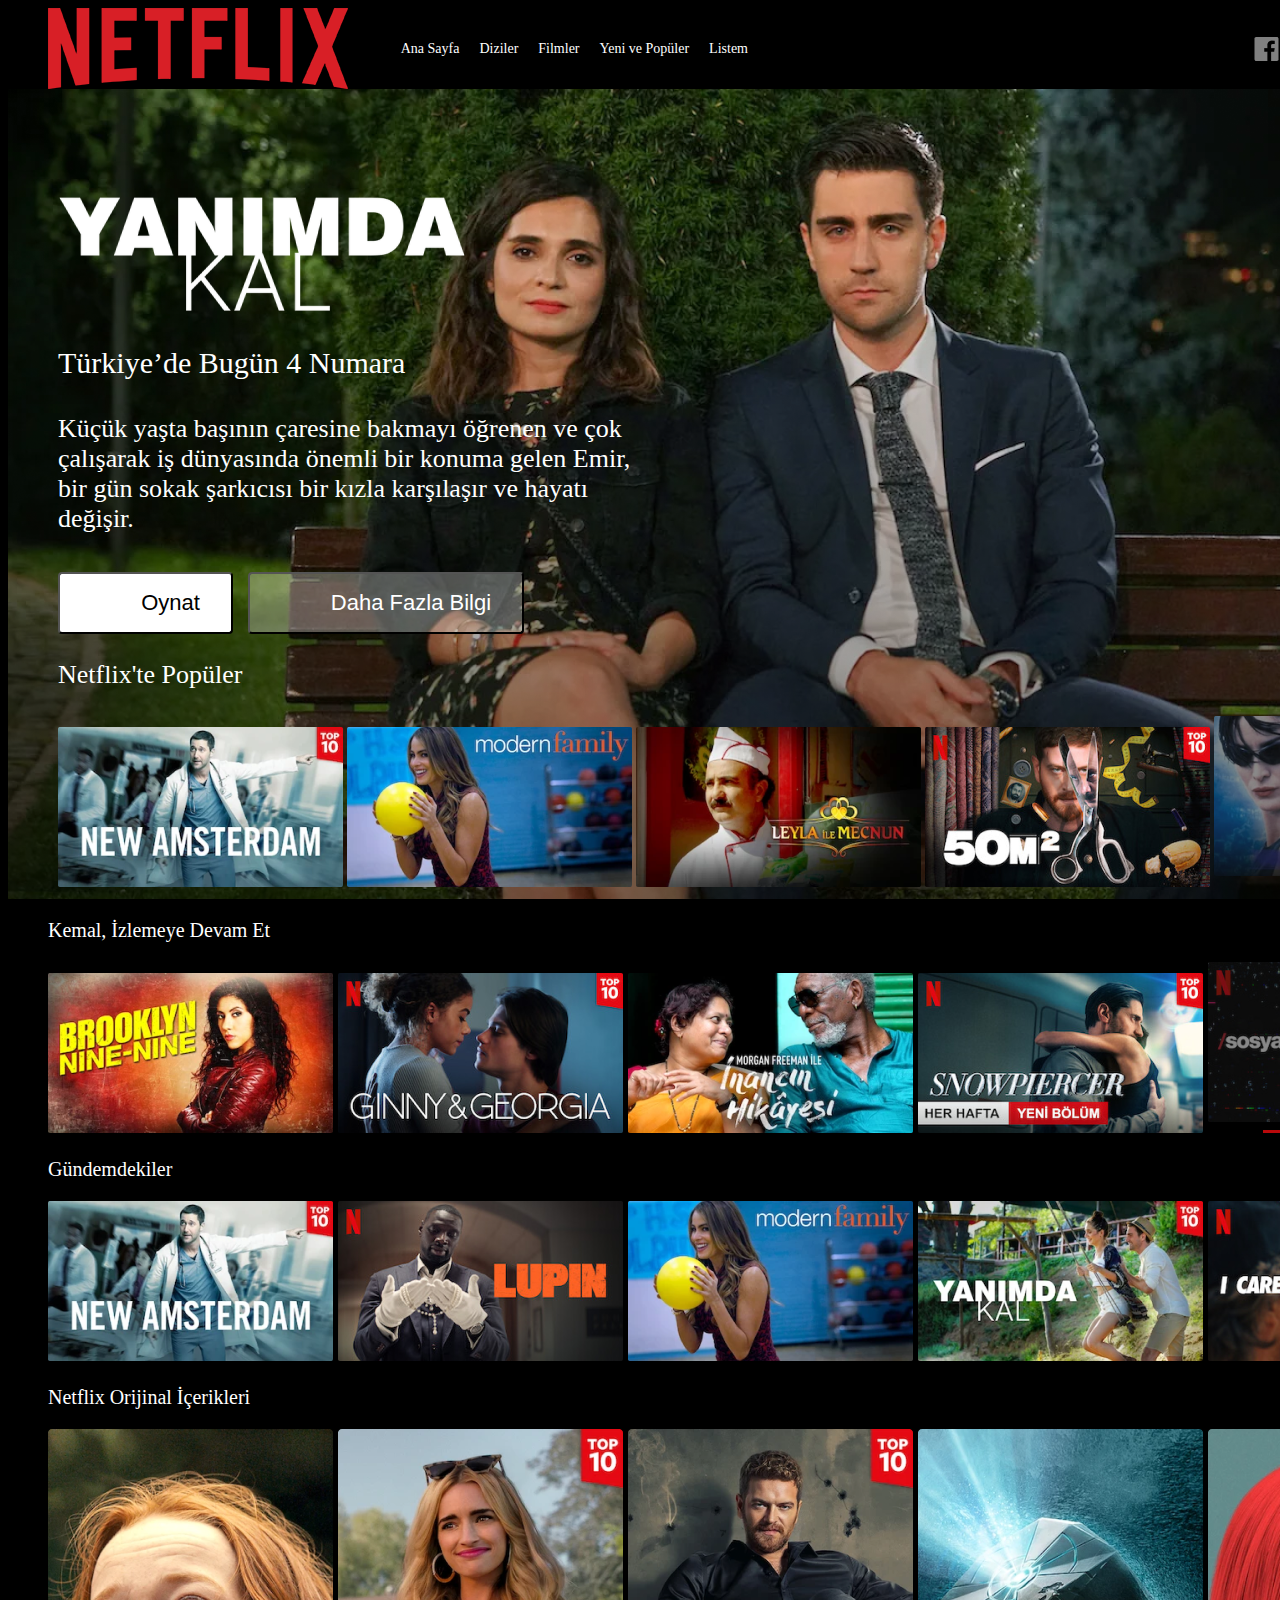
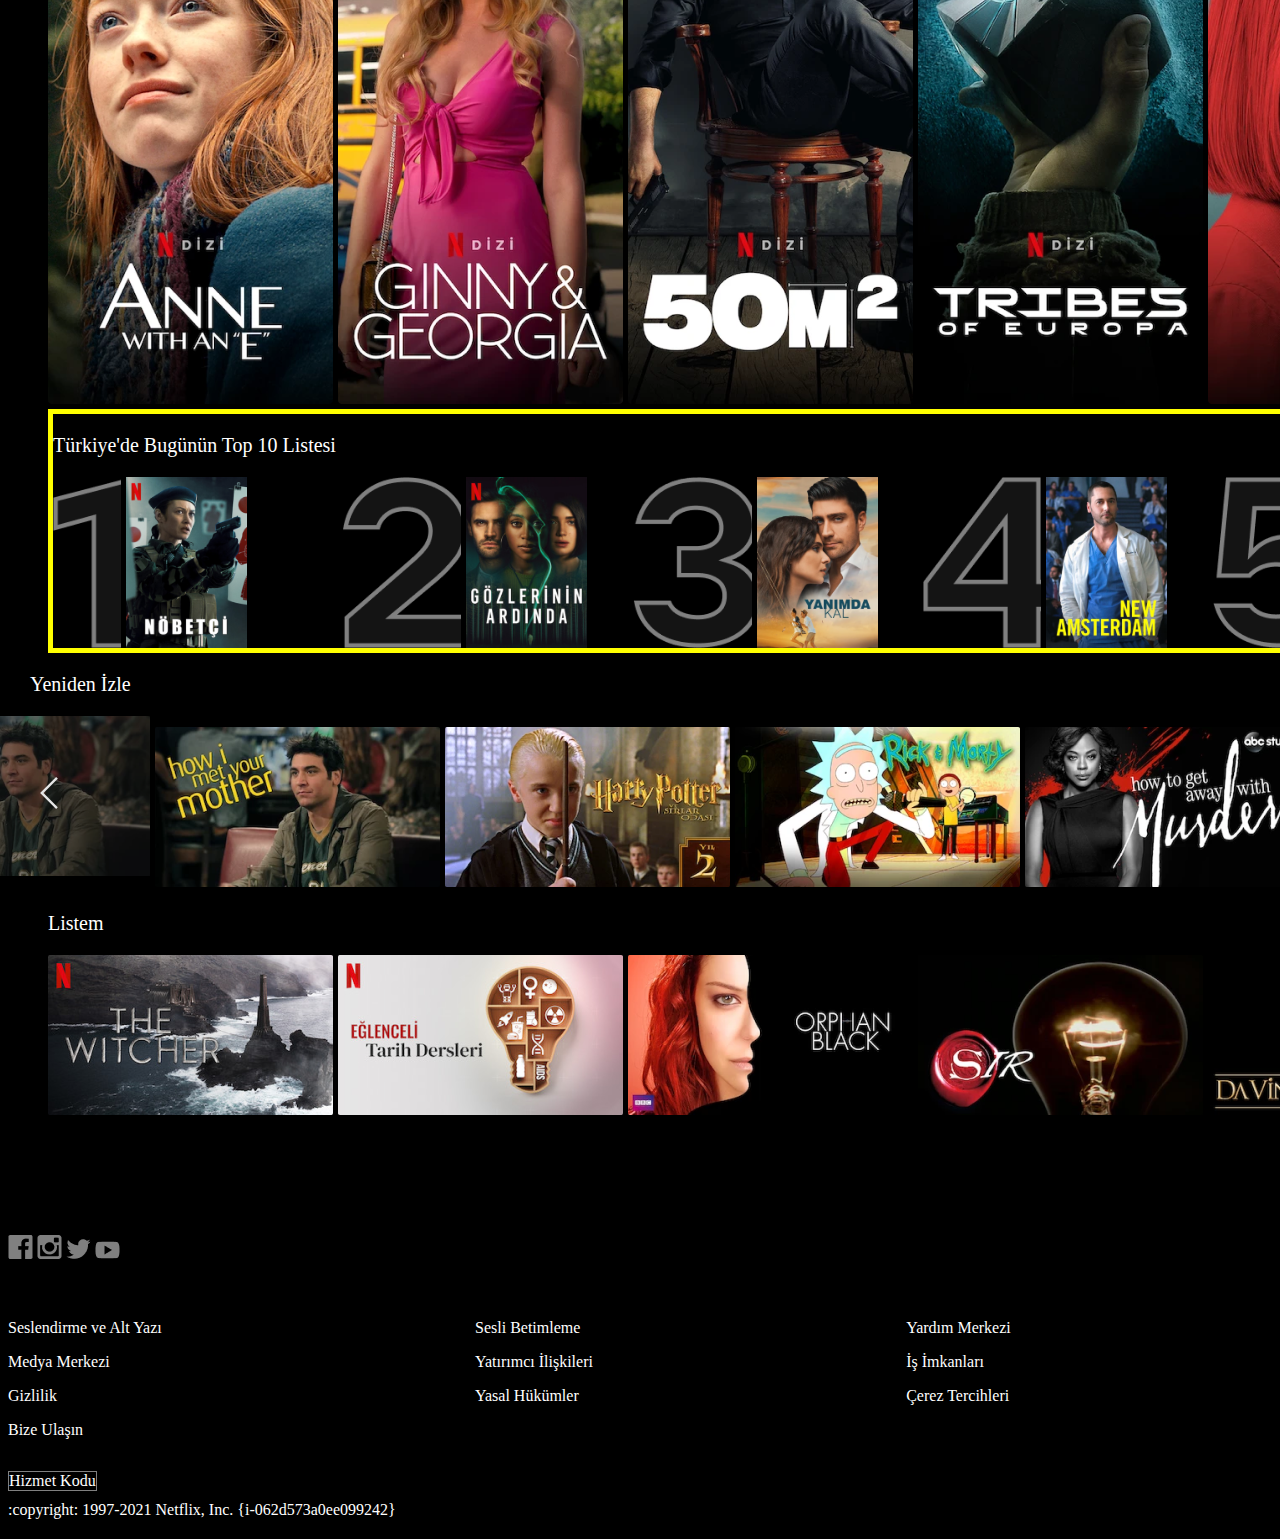
<file: home.html>
<!DOCTYPE html>
<html lang="en">
<head>
  <meta charset="UTF-8">
  <meta name="viewport" content="width=device-width, initial-scale=1.0">
  <title>Netflix Home</title>
  <link rel="stylesheet" href="home.css">
</head>
<body>
  <nav>
    <div class="navdiv">
      <img src="images/logo.png">
    <ul>
      <li>Ana Sayfa</li>
      <li>Diziler</li>
      <li>Filmler</li>
      <li>Yeni ve Popüler</li>
      <li>Listem</li>
    </ul>
    </div>
    <div class="menuicon">
        <img src="images/Vector (6).png">
        <i class="fa fa-search" aria-hidden="true"></i>ÇOCUK<i class="fa fa-gift" aria-hidden="true"></i><i class="fa fa-bullhorn" aria-hidden="true"></i><i class="fa fa-user" aria-hidden="true"></i>
        <img src="images/Group 3.png">
        <img src="images/Group (3).png">
        <!-- <img src="images/avatar-4.png"> -->
        <img class="avatar-4" src="images/down-icon.png">
    </div>
  </nav>
  <header>
    <div class="headerdiv">
      <img class="yanimda" src="images/MovieName.png" alt="">
      <h3 class="rank">Türkiye’de Bugün 4 Numara</h3>
      <p class="paragraph1">Küçük yaşta başının çaresine bakmayı öğrenen ve çok çalışarak iş dünyasında önemli bir konuma gelen Emir, bir gün sokak şarkıcısı bir kızla karşılaşır ve hayatı değişir.
      </p>
      <div class="headerbuttons">
        <button class="button1"><i class="fa fa-play" aria-hidden="true"></i>Oynat</button>
        <button class="button2"><i class="fa fa-info-circle" aria-hidden="true"></i>Daha Fazla Bilgi</button>
      </div>
      <div>
        <p class="title1">Netflix'te Popüler</p>
        <div>
          <img src="images/MoviePoster (1).png">
          <img src="images/MoviePoster (2).png">
          <img src="images/MoviePoster (3).png">
          <img src="images/MoviePoster (4).png">
          <img src="images/MoviePoster (0).png">
        </div>
      </div>
    </div>
  </header>
  <section class="container">
    <div>
      <p>Kemal, İzlemeye Devam Et</p>
      <div>
        <img src="images/MoviePoster (5).png">
        <img src="images/MoviePoster (6).png">
        <img src="images/MoviePoster (7).png">
        <img src="images/MoviePoster (8).png">
        <img src="images/MoviePoster (9).png">
      </div>
    </div>
    <div>
      <p>Gündemdekiler</p>
      <div>
        <img src="images/MoviePoster (10).png">
        <img src="images/MoviePoster (11).png">
        <img src="images/MoviePoster (12).png">
        <img src="images/MoviePoster (13).png">
        <img src="images/MoviePoster (14).png">
      </div>
    </div>
    <div>
      <p>Netflix Orijinal İçerikleri</p>
      <div>
        <img src="images/MoviePoster (15).png">
        <img src="images/MoviePoster (16).png">
        <img src="images/MoviePoster (17).png">
        <img src="images/MoviePoster (18).png">
        <img src="images/MoviePoster (19).png">
      </div>
    </div>
    <div class="div10">
      <p>Türkiye'de Bugünün Top 10 Listesi</p>
      <section class="section">
        <div class="section">
          <img src="images/Vector (1).png">
          <img src="images/MoviePoster (20).png">
        </div>
        <div class="section">
          <img src="images/Vector (2).png">
          <img src="images/MoviePoster (21).png">
        </div>
        <div class="section">
          <img src="images/Vector (3).png">
          <img src="images/MoviePoster (22).png">
        </div>
        <div class="section">
          <img src="images/Vector (4).png">
          <img src="images/MoviePoster (23).png">
        </div>
        <div class="section">
          <img src="images/Vector (5).png">
          <img src="images/MoviePoster (24).png">
        </div>
      </section>
    </div>
    <div class="div9">
      <p class="div9p">Yeniden İzle</p>
      <div>
        <img src="images/MoviePoster (25).png">
        <img src="images/MoviePoster (26).png">
        <img src="images/MoviePoster (27).png">
        <img src="images/MoviePoster (28).png">
        <img src="images/MoviePoster (29).png">
        <img src="images/MoviePoster (30).png">
      </div>
    </div>
    <div>
      <p>Listem</p>
      <div>
        <img src="images/MoviePoster (31).png">
        <img src="images/MoviePoster (32).png">
        <img src="images/MoviePoster (33).png">
        <img src="images/MoviePoster (34).png">
        <img src="images/MoviePoster (35).png">
      </div>
    </div>
  </section>
  <footer>
    <section>
        <img src="images/Vector (6).png">
        <img src="images/Group.png">
        <img src="images/Group (1).png">
        <img src="images/Group (2).png">
    </section>
    <section class="footer2">
        <div>
            <p>Seslendirme ve Alt Yazı</p>
            <p>Medya Merkezi</p>
            <p>Gizlilik</p>
            <p>Bize Ulaşın</p>
        </div>
        <div>
            <p>Sesli Betimleme</p>
            <p>Yatırımcı İlişkileri</p>
            <p>Yasal Hükümler</p>
        </div>
        <div>
            <p>Yardım Merkezi</p>
            <p>İş İmkanları</p>
            <p>Çerez Tercihleri</p>
        </div>
        <div>
            <p>Hediye Kartları</p>
            <p>Kullanım Koşulları</p>
            <p>Kurumsal Bilgiler</p>
        </div>
    </section>
    <section class="footer3">
        <p>Hizmet Kodu</p>
    </section>
    <div>
        :copyright: 1997-2021 Netflix, Inc.  {i-062d573a0ee099242}
    </div>  
  </footer>
</body>
</html>
</file>
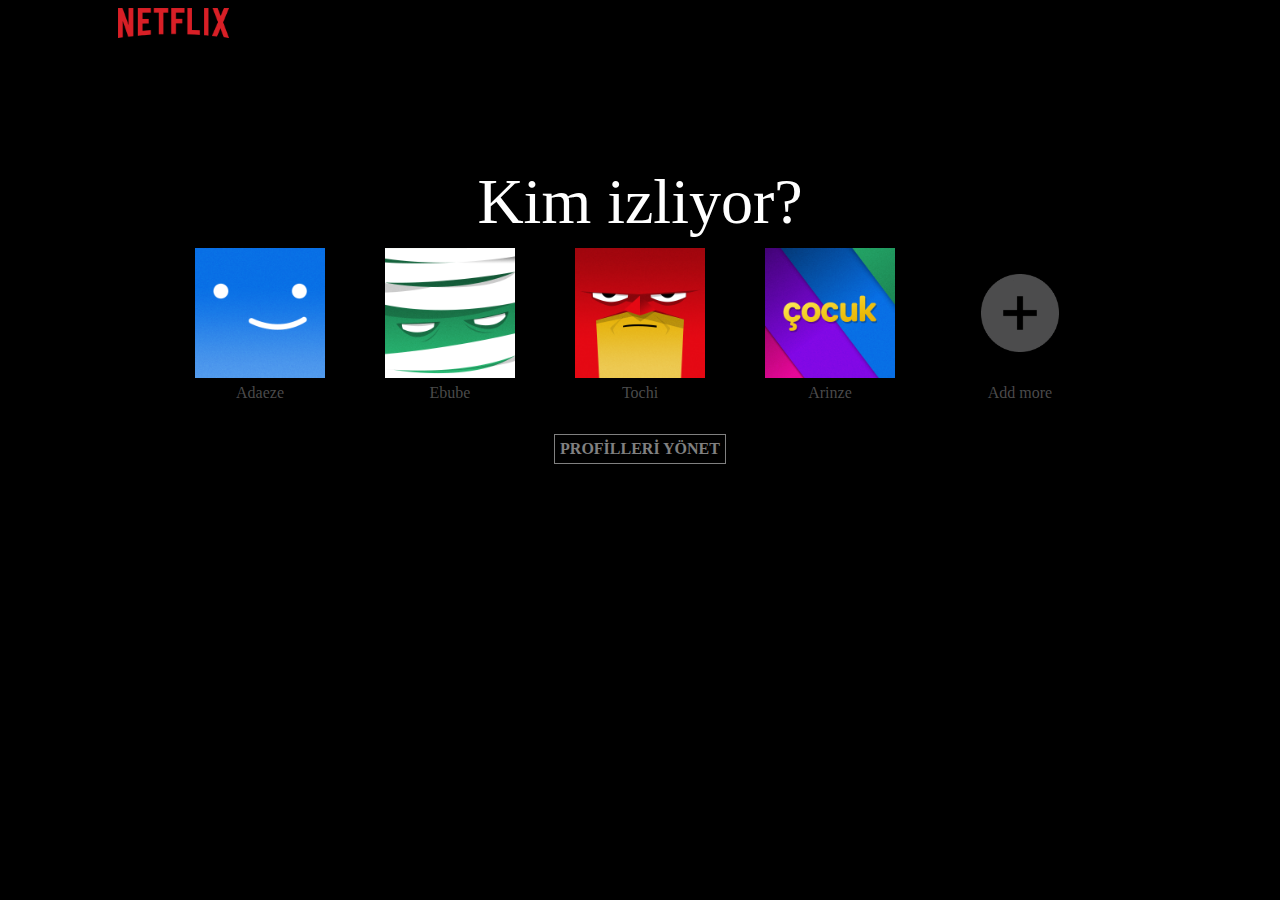
<file: profiles.html>
<!DOCTYPE html>
<html lang="en">
<head>
    <meta charset="UTF-8">
    <meta name="viewport" content="width=device-width, initial-scale=1.0">        
    <title>Netflix Adaeze</title>
    <link rel="stylesheet" href="profiles.css">
</head>
<body>
  <header>
    <img src="images/logo.png" class="logo">
  </header>
  <main>
    <h1>Kim izliyor?</h1>
    <div class="container">
      <div>
        <a href="home.html"><img src="images/avatar-2.png"></a>
        <p class="label">Adaeze</p></a>
      </div>
      <div>
        <a href="home.html"><img src="images/avatar-3.png"></a>
        <p class="label">Ebube</p></a>
      </div>
      <div>
        <a href="home.html"><img src="images/avatar-4.png"></a>
        <p class="label">Tochi</p>
      </div>
      <div>
        <a href="home.html"><img src="images/avatar-5.png"></a>
        <p class="label">Arinze</p>
      </div>
      <div>
        <img src="images/ProfilePicture.png" alt="add more">
        <p class="label">Add more</p>
      </div>
    </div>
    <h3>PROFİLLERİ YÖNET</h3>
  </main>
</body>
</html>
</file>
<file: home.css>
body {
    width: 1440px;
    height: 3123px;
    top: -513px;
    left: -852px;
    background-color: black;
  }
  nav {
    color: white;
  }
  header {
    background-image: url(images/MoviePoster.png);
    height: 810px;
    width: 1440px;
    display: flex;
    align-items: center;
    color: white;
  }
  .headerdiv {
    /* border: 5px solid red; */
    width: max-content;
    margin-left: 50px;
    margin-top: 100px;
  }
  .yanimda {
    /* border: 5px solid red; */
    width: 408;
    height: 115px;
  }
  .rank {
    /* border: 5px solid brown; */
    width: 450px;
    height: 38px;
    font-size: 30px;
    font-weight: 500;
  }
  .paragraph1 {
    /* border: 5px solid blue; */
    width: 600px;
    font-weight: 400;
    font-size: 26px;
    height: 132px;
    /* height: 115px; */
  }
  .container {
    color: white;
    width: 1445px;
    height: 171px;
    gap: 5px;
    margin-left: 40px;
    font-weight: 500;
    font-size: 20px;
  }
  footer {
    color: white;
  }
  .headerbuttons {
    /* border: 5px solid red; */
    width: 466px;
    height: 62px;
    gap: 15px;
    display: flex;
    align-items: center;
  }
  .button1 {
    color: black;
    background-color: white;
    width: 175px;
    height:62px;
    border-radius: 4px;
    padding: 15px, 30px, 15px, 30px;
    display: flex;
    justify-content: space-around;
    align-items: center;
    font-weight: 500;
    font-size: 22px;
    cursor: pointer;
  }
  .button2 {
    width: 276px;
    background-color: rgba(255, 255, 255, 0.3);
    height: 62px;
    border-radius: 4px;
    padding: 15px, 30px, 15px, 30px;
    color: white;
    display: flex;
    cursor: pointer;
    justify-content: space-around;
    align-items: center;
    font-weight: 500;
    font-size: 22px;
  }
  .menuicon {
    /* border: 5px solid yellow; */
    width: 200px;
    display: flex;
    justify-content: space-evenly;
  }
  
  nav {
    /* border: 5px solid red; */
    display: flex;
    justify-content: space-between;
    align-items: center;
  }
  .navdiv {
    /* border: 5px solid pink; */
    width: 700px;
    margin-left: 40px;
    display: flex;
    flex-direction: row;
    justify-content: space-between;
    align-items: center;
  }
  ul {
    /* border: 5px solid red; */
    display: flex;
    list-style: none;
    font-weight: 500;
    font-size: 14px;
    gap: 20px;
  }
  .title1 {
    font-weight: 500;
    font-size: 26px;
  }
  
  footer{
    position: absolute;
  }
  .div9p {
    /* border: 5px solid green; */
    width: 200px;
    margin-left: 50px;
  }
  .div9 {
    /* border: 5px solid red; */
    margin-left: -68px;
    display: flex;
    flex-direction: column;
  }
  .div10 {
    border: 5px solid yellow;
  }

  .section {
    display: flex;
    flex-direction: row;
    width: 1445px;
    height: 171px;
    gap: 5px;
  }
  .details {
    /* border: 5px solid blue; */
    color: rgba(153, 153, 153, 1);
    display: flex;
    width: 900px;
    height: 163px;
    top: 50px;
    gap: 70px;
    flex-direction: row;
    align-items: center;
  }

footer {
    width: 1440px;
    height: 288px;
    top: 2835px;
    padding: 20px, 300px;
    gap: 20px;
    
}
.footer2 {
    display: flex;
    flex-direction: row;
    margin-top: 40px;
    justify-content: space-between;

}
.footer3 p {
    border: 1px solid #808080;
    padding: 0;
    margin-bottom: 10px;
    display: inline-block;
}
</file>
<file: profiles.css>
body {
    background-color: black;
  }
  header {
    color: red;
    margin-left: 5em;
  }
  .logo {
    width: 111px;
    height: 30px;
    gap: 50px;
}
  main {
    color: white;
    padding-left: 1e,;
    margin-top: 5em;
    display: flex;
    flex-direction: column;
    align-items: center;
  }
  h3 {
    padding: 5px;
    border: 1px;
    gap: 10px;
    border: 1px solid #808080;
    color: #808080;
    font-size: 16px;
    margin-top: 10px;
}

  main h1 {
    font-family: Netflix Sans;
    font-size: 64px;
    font-weight: 400;
    line-height: 82px;
    letter-spacing: 0em;
    text-align: center;
    color: #FFFFFF;
    margin-bottom: 5px;
  }

  .label {
    font-weight: 400;
    size: 26px;
    line-height: 30.2px;
    display: flex;
    justify-content: center;
    margin-top: 0px;
    padding-top: 0px;
    letter-spacing: 0em;
    text-align: center;
    color: #6D6D6EB2;
  }
  .container {
    display: flex;
    flex-direction: row;
    justify-content: space-evenly;
    align-items: center;
  }
  img {
    display: flex;
    padding: 0px 30px;
    gap: 50px;
    cursor: pointer;
    width: 130px;
    height: 130px;
  }
</file>
